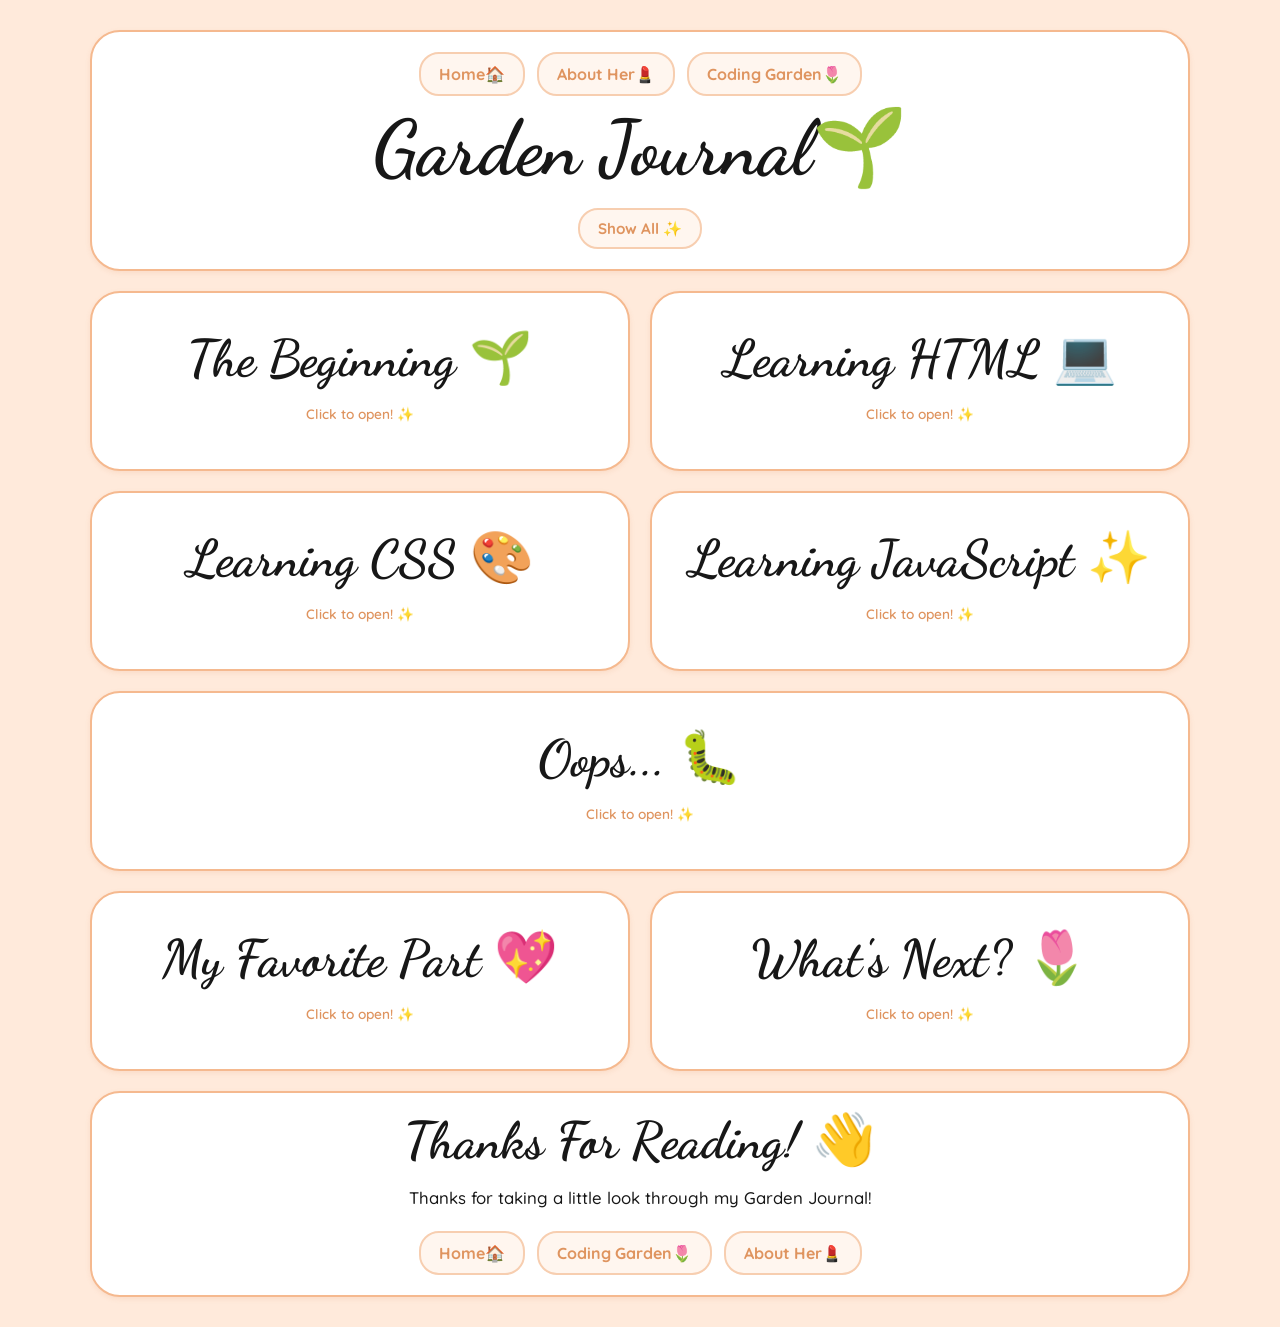
<file: garden-journal.html>
<!DOCTYPE html>
<html>
<head>
    <title>Garden Journal</title>
    <link rel="stylesheet" href="src/CSS/garden-journal.css">
    <script src="src/JS/Garden-journal.js" defer></script>
    <link href="https://fonts.googleapis.com/css2?family=Dancing+Script:wght@400..700&family=Quicksand:wght@400;500;600;700&display=swap" rel="stylesheet">
</head>

<body>

<div class="container">

    <div class="header">

        <div class="buttons">
            <a href="home-page.html">Home🏠</a>
            <a href="index.html">About Her💄</a>
            <a href="Coding-Garden.html">Coding Garden🌷</a>
        </div>

        <h1>Garden Journal🌱</h1>

        <div class="journal-controls">
            <button id="toggle-all">Show All ✨</button>
        </div>

    </div>


    <div class="journal-grid">

        <div class="journal-card">
            <h2>The Beginning 🌱</h2>

            <p class="click-hint">Click to open! ✨</p>

            <div class="card-info">
                <p>
                    At first,I only really wanted to learn coding for the rewards HackClub events offer, but after a while, I genuinely started to enjoy it! I think I'm going to make much more websites in the future!
                </p>
            </div>
        </div>


        <div class="journal-card">
            <h2>Learning HTML 💻</h2>

            <p class="click-hint">Click to open! ✨</p>

            <div class="card-info">
                <p>
                    Ive learned many properties like making sections , changing font , adding pictures and so much more! Honestly HTML in my opinion was pretty easy it just took some time! 
            </div>
        </div>


        <div class="journal-card">
            <h2>Learning CSS 🎨</h2>

            <p class="click-hint">Click to open! ✨</p>

            <div class="card-info">
                <p>
                    Learning CSS was fun! It was really nice to see my site actually look good, but sometimes things were much more complicated than I expected. But that's okay! I learned how to add borders, make boxes, add colors, adjust sizing and more!
                </p>
            </div>
        </div>


        <div class="journal-card">
            <h2>Learning JavaScript ✨</h2>

            <p class="click-hint">Click to open! ✨</p>

            <div class="card-info">
                <p>
                    Learning JavaScript was really cool! With the help of CSS and HTML, everything looked so nice. I'm pretty slow at JavaScript, and learning it was definitely tricky, but I'm glad I tried it out! I learned how to add affects, timing and animation!
                </p>
            </div>
        </div>


        <div class="journal-card wide-card">
            <h2>Oops... 🐛</h2>

            <p class="click-hint">Click to open! ✨</p>

            <div class="card-info">
                <p>
                    Coding doesn't always go exactly as planned! One of my biggest problems was that I just couldn't commit to GitHub. I had to sleep on it for a while, but eventually, I figured out it was an issue with my email being private!
                </p>
            </div>
        </div>


        <div class="journal-card">
            <h2>My Favorite Part 💖</h2>

            <p class="click-hint">Click to open! ✨</p>

            <div class="card-info">
                <p>
                    My favorite part of making this website was actually finding the pictures and using CSS! It was always exciting to make my pages look pretty!
                </p>
            </div>
        </div>


        <div class="journal-card">
            <h2>What's Next? 🌷</h2>

            <p class="click-hint">Click to open! ✨</p>

            <div class="card-info">
                <p>
                    There's still a lot I want to learn! I hope to continue growing my skills and building more fun projects!
                </p>
            </div>
        </div>

    </div>


    <div class="middle-banner">

        <h2>Thanks For Reading! 👋</h2>

        <p>
            Thanks for taking a little look through my Garden Journal!
        </p>

        <div class="buttons">
            <a href="home-page.html">Home🏠</a>
            <a href="Coding-Garden.html">Coding Garden🌷</a>
            <a href="index.html">About Her💄</a>
        </div>

    </div>

</div>

</body>
</html>
</file>
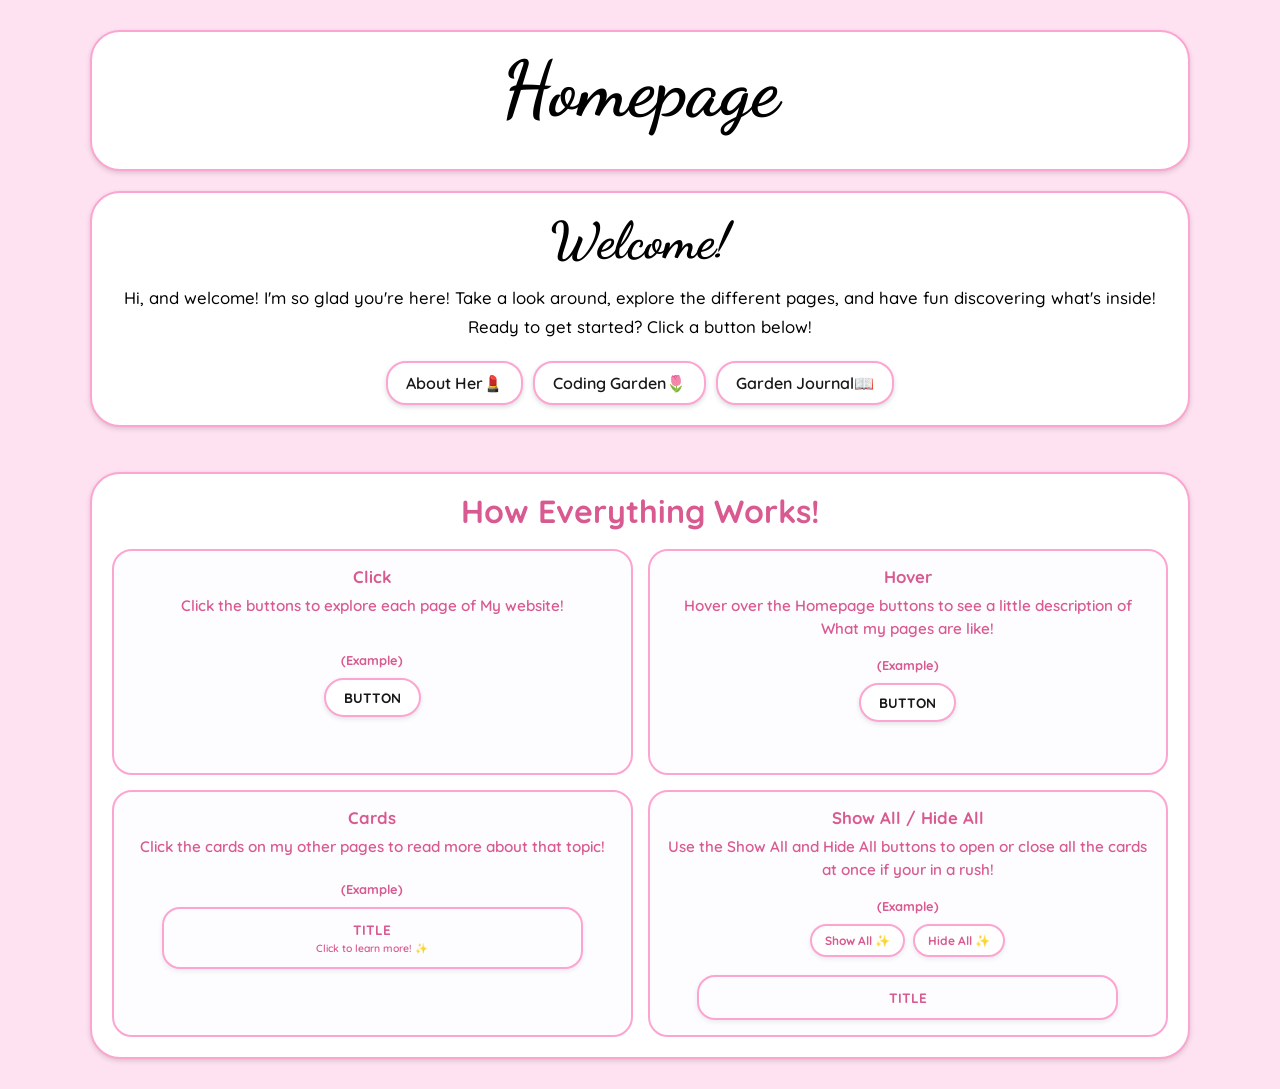
<file: home-page.html>
<!DOCTYPE html>
<html>
    <head>
        <title>Homepage</title>

        <link rel="stylesheet" href="src/CSS/home-page.css">

        <link href="https://fonts.googleapis.com/css2?family=Dancing+Script:wght@400..700&family=Quicksand:wght@400;500;600;700&display=swap" rel="stylesheet">
    </head>

    <body>

        <div class="container">

            <div class="header">
                <h1>Homepage</h1>
            </div>


            <div class="middle-banner">

                <div>
                    <h2>Welcome!</h2>

                    <p>
                        Hi, and welcome! I'm so glad you're here! Take a look around, explore the different pages, and have fun discovering what's inside!
                        Ready to get started? Click a button below!
                    </p>
                </div>


                <div class="buttons">

                    <div class="home-button">

                        <a href="index.html">
                            <button>About Her💄</button>
                        </a>

                        <span class="button-description">
                            A little world is waiting to be discovered! ✨
                        </span>

                    </div>


                    <div class="home-button">

                        <a href="Coding-Garden.html">
                            <button>Coding Garden🌷</button>
                        </a>

                        <span class="button-description">
                            A little garden of code is growing! 🌱
                        </span>

                    </div>


                    <div class="home-button">

                        <a href="garden-journal.html">
                            <button>Garden Journal📖</button>
                        </a>

                        <span class="button-description">
                            Take a peek into the process! 📝
                        </span>

                    </div>

                </div>

            </div>


            <div class="legend">

                <h2>How Everything Works!</h2>


                <div class="legend-items">


                    <div class="legend-item">

                        <h3>Click</h3>

                        <p>
                            Click the buttons to explore each page of My website!
                        </p>

                        <div class="legend-example">

                            <small>(Example)</small>

                            <button class="example-nav-button" onclick="this.classList.toggle('example-clicked')">
                                BUTTON
                            </button>

                        </div>

                    </div>


                    <div class="legend-item">

                        <h3>Hover</h3>

                        <p>
                            Hover over the Homepage buttons to see a little description of What my pages are like!
                        </p>

                        <div class="legend-example">

                            <small>(Example)</small>

                            <div class="example-hover">

                                <button class="example-nav-button">
                                    BUTTON
                                </button>

                                <div class="example-hover-description">
                                    Little description! ✨
                                </div>

                            </div>

                        </div>

                    </div>


                    <div class="legend-item">

                        <h3>Cards</h3>

                        <p>
                            Click the cards on my other pages to read more about that topic!
                        </p>

                        <div class="legend-example">

                            <small>(Example)</small>

                            <div class="example-info-card" onclick="this.classList.toggle('example-open')">

                                <strong>TITLE</strong>

                                <small class="example-hint">
                                    Click to learn more! ✨
                                </small>

                                <p class="example-card-info">
                                    Paragraph ...
                                </p>

                            </div>

                        </div>

                    </div>


                    <div class="legend-item">

                        <h3>Show All / Hide All</h3>

                        <p>
                            Use the Show All and Hide All buttons to open or close all the cards at once if your in a rush!
                        </p>

                        <div class="legend-example">

                            <small>(Example)</small>

                            <div class="example-controls">

                                <button class="example-toggle" onclick="openExampleCard()">
                                    Show All ✨
                                </button>

                                <button class="example-toggle" onclick="closeExampleCard()">
                                    Hide All ✨
                                </button>

                            </div>


                            <div class="example-info-card" id="example-control-card">

                                <strong>TITLE</strong>

                                <p class="example-card-info">
                                    Paragraph ...
                                </p>

                            </div>

                        </div>

                    </div>


                </div>

            </div>

        </div>


        <script>

            function openExampleCard(){

                document.getElementById("example-control-card").classList.add("example-open");

            }


            function closeExampleCard(){

                document.getElementById("example-control-card").classList.remove("example-open");

            }

        </script>

    </body>
</html>
</file>
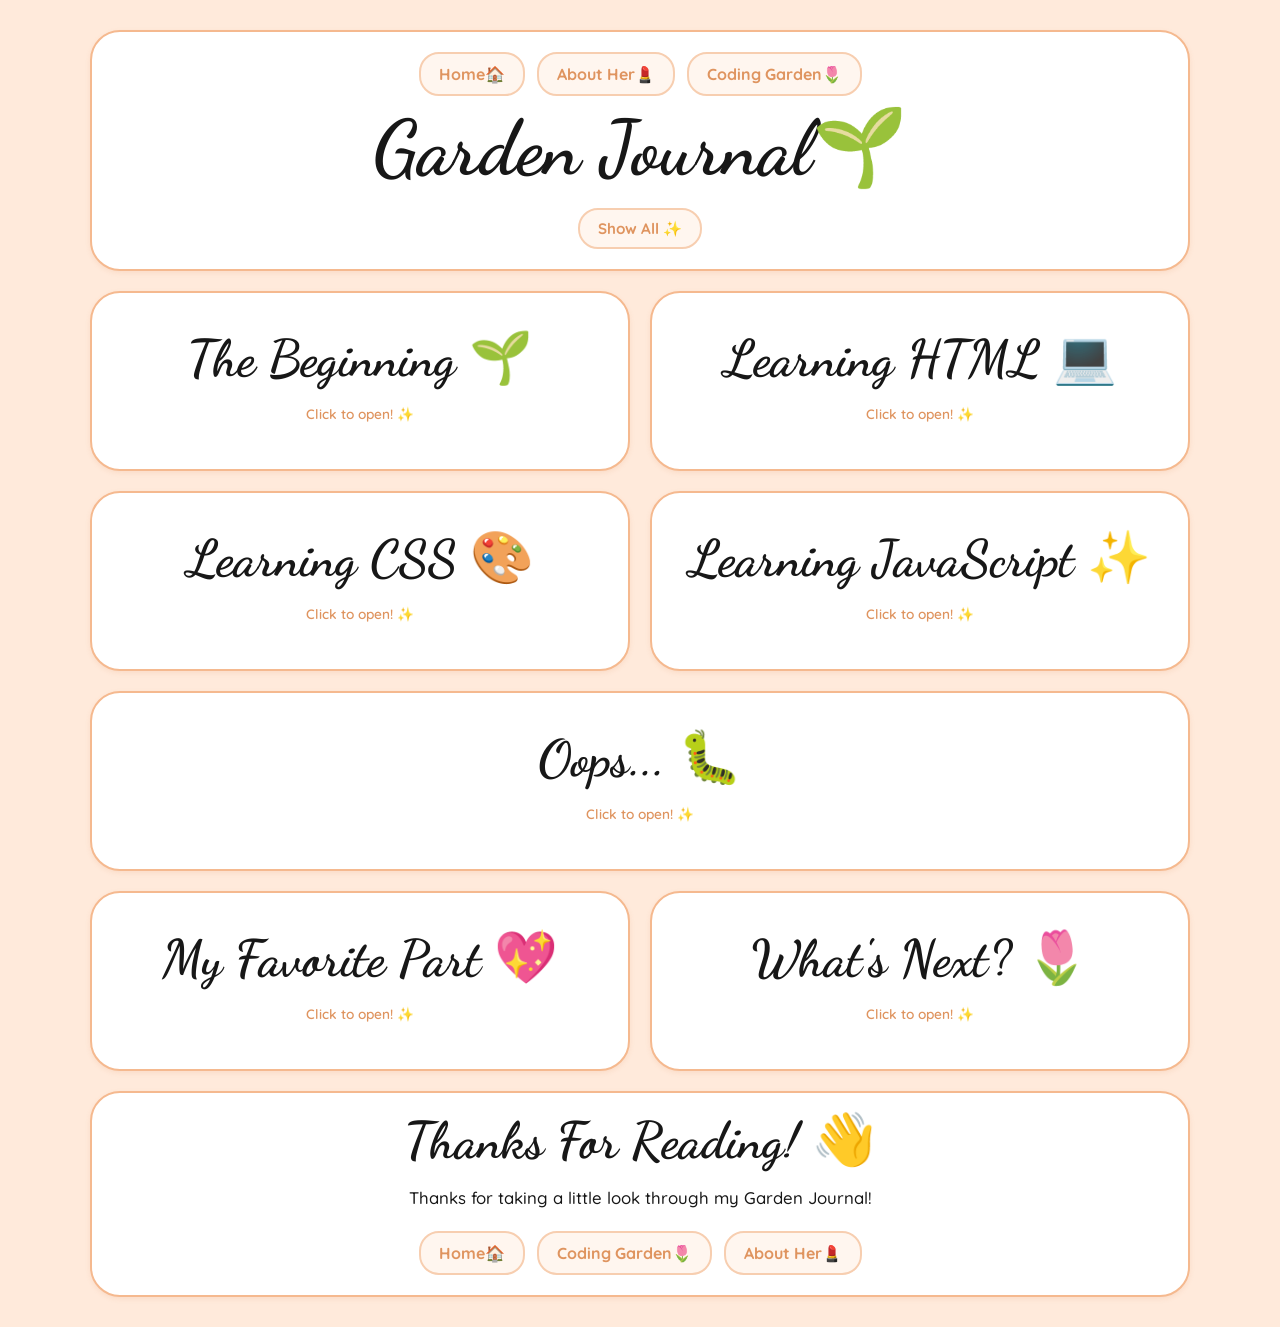
<file: about-her/garden-journal.html>
<!DOCTYPE html>
<html>
<head>
    <title>Garden Journal</title>
    <link rel="stylesheet" href="src/CSS/garden-journal.css">
    <script src="src/JS/Garden-journal.js" defer></script>
    <link href="https://fonts.googleapis.com/css2?family=Dancing+Script:wght@400..700&family=Quicksand:wght@400;500;600;700&display=swap" rel="stylesheet">
</head>

<body>

<div class="container">

    <div class="header">

        <div class="buttons">
            <a href="home-page.html">Home🏠</a>
            <a href="index.html">About Her💄</a>
            <a href="Coding-Garden.html">Coding Garden🌷</a>
        </div>

        <h1>Garden Journal🌱</h1>

        <div class="journal-controls">
            <button id="toggle-all">Show All ✨</button>
        </div>

    </div>


    <div class="journal-grid">

        <div class="journal-card">
            <h2>The Beginning 🌱</h2>

            <p class="click-hint">Click to open! ✨</p>

            <div class="card-info">
                <p>
                    At first,I only really wanted to learn coding for the rewards HackClub events offer, but after a while, I genuinely started to enjoy it! I think I'm going to make much more websites in the future!
                </p>
            </div>
        </div>


        <div class="journal-card">
            <h2>Learning HTML 💻</h2>

            <p class="click-hint">Click to open! ✨</p>

            <div class="card-info">
                <p>
                    Ive learned many properties like making sections , changing font , adding pictures and so much more! Honestly HTML in my opinion was pretty easy it just took some time! 
            </div>
        </div>


        <div class="journal-card">
            <h2>Learning CSS 🎨</h2>

            <p class="click-hint">Click to open! ✨</p>

            <div class="card-info">
                <p>
                    Learning CSS was fun! It was really nice to see my site actually look good, but sometimes things were much more complicated than I expected. But that's okay! I learned how to add borders, make boxes, add colors, adjust sizing and more!
                </p>
            </div>
        </div>


        <div class="journal-card">
            <h2>Learning JavaScript ✨</h2>

            <p class="click-hint">Click to open! ✨</p>

            <div class="card-info">
                <p>
                    Learning JavaScript was really cool! With the help of CSS and HTML, everything looked so nice. I'm pretty slow at JavaScript, and learning it was definitely tricky, but I'm glad I tried it out! I learned how to add affects, timing and animation!
                </p>
            </div>
        </div>


        <div class="journal-card wide-card">
            <h2>Oops... 🐛</h2>

            <p class="click-hint">Click to open! ✨</p>

            <div class="card-info">
                <p>
                    Coding doesn't always go exactly as planned! One of my biggest problems was that I just couldn't commit to GitHub. I had to sleep on it for a while, but eventually, I figured out it was an issue with my email being private!
                </p>
            </div>
        </div>


        <div class="journal-card">
            <h2>My Favorite Part 💖</h2>

            <p class="click-hint">Click to open! ✨</p>

            <div class="card-info">
                <p>
                    My favorite part of making this website was actually finding the pictures and using CSS! It was always exciting to make my pages look pretty!
                </p>
            </div>
        </div>


        <div class="journal-card">
            <h2>What's Next? 🌷</h2>

            <p class="click-hint">Click to open! ✨</p>

            <div class="card-info">
                <p>
                    There's still a lot I want to learn! I hope to continue growing my skills and building more fun projects!
                </p>
            </div>
        </div>

    </div>


    <div class="middle-banner">

        <h2>Thanks For Reading! 👋</h2>

        <p>
            Thanks for taking a little look through my Garden Journal!
        </p>

        <div class="buttons">
            <a href="home-page.html">Home🏠</a>
            <a href="Coding-Garden.html">Coding Garden🌷</a>
            <a href="index.html">About Her💄</a>
        </div>

    </div>

</div>

</body>
</html>
</file>
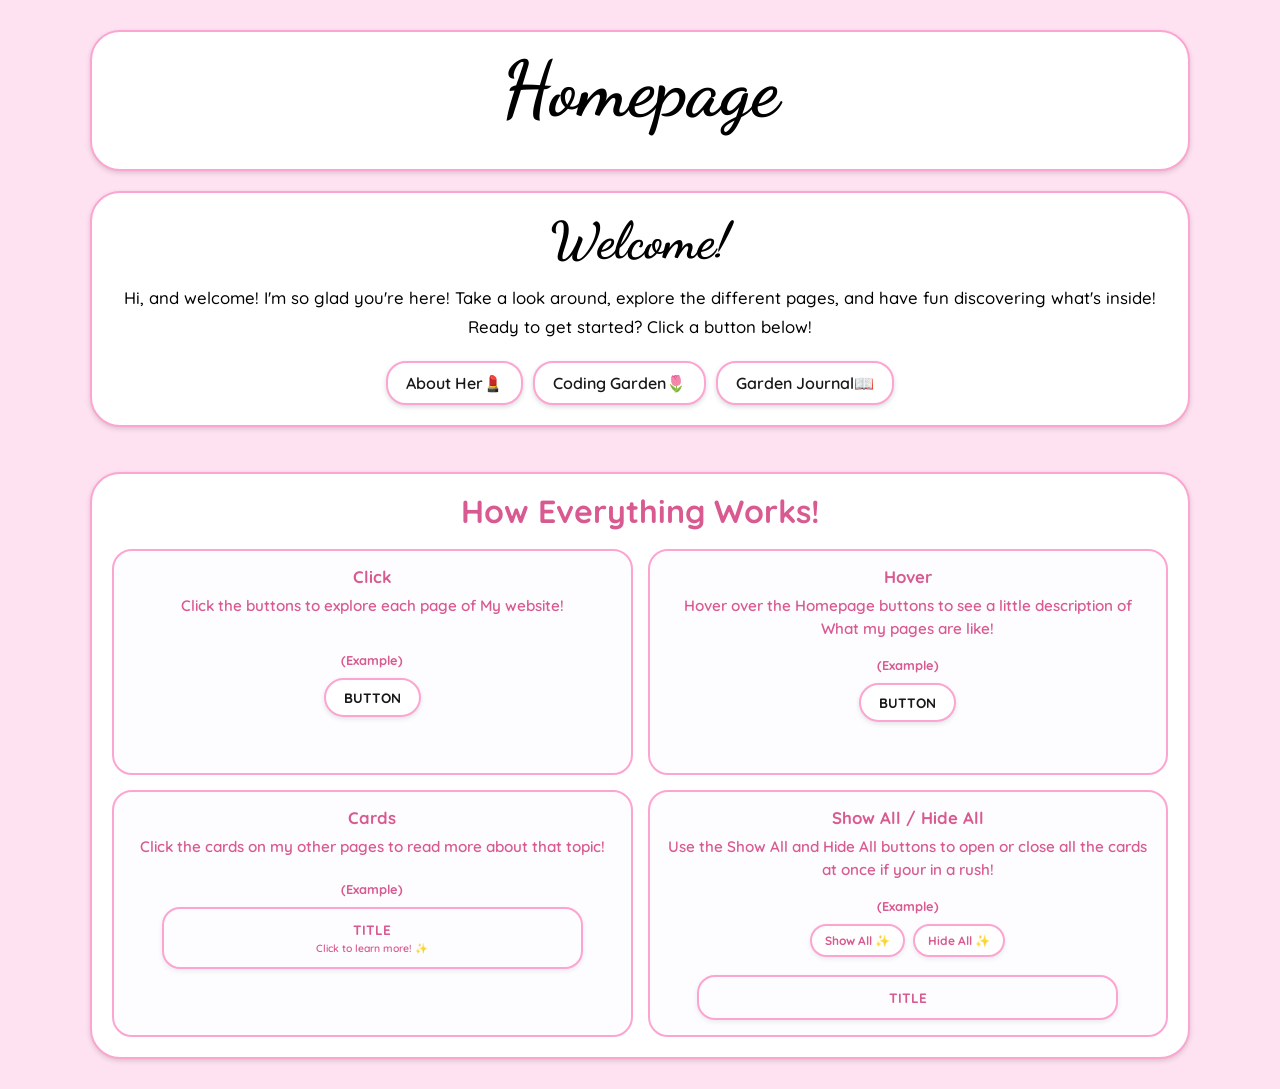
<file: about-her/home-page.html>
<!DOCTYPE html>
<html>
    <head>
        <title>Homepage</title>

        <link rel="stylesheet" href="src/CSS/home-page.css">

        <link href="https://fonts.googleapis.com/css2?family=Dancing+Script:wght@400..700&family=Quicksand:wght@400;500;600;700&display=swap" rel="stylesheet">
    </head>

    <body>

        <div class="container">

            <div class="header">
                <h1>Homepage</h1>
            </div>


            <div class="middle-banner">

                <div>
                    <h2>Welcome!</h2>

                    <p>
                        Hi, and welcome! I'm so glad you're here! Take a look around, explore the different pages, and have fun discovering what's inside!
                        Ready to get started? Click a button below!
                    </p>
                </div>


                <div class="buttons">

                    <div class="home-button">

                        <a href="index.html">
                            <button>About Her💄</button>
                        </a>

                        <span class="button-description">
                            A little world is waiting to be discovered! ✨
                        </span>

                    </div>


                    <div class="home-button">

                        <a href="Coding-Garden.html">
                            <button>Coding Garden🌷</button>
                        </a>

                        <span class="button-description">
                            A little garden of code is growing! 🌱
                        </span>

                    </div>


                    <div class="home-button">

                        <a href="garden-journal.html">
                            <button>Garden Journal📖</button>
                        </a>

                        <span class="button-description">
                            Take a peek into the process! 📝
                        </span>

                    </div>

                </div>

            </div>


            <div class="legend">

                <h2>How Everything Works!</h2>


                <div class="legend-items">


                    <div class="legend-item">

                        <h3>Click</h3>

                        <p>
                            Click the buttons to explore each page of My website!
                        </p>

                        <div class="legend-example">

                            <small>(Example)</small>

                            <button class="example-nav-button" onclick="this.classList.toggle('example-clicked')">
                                BUTTON
                            </button>

                        </div>

                    </div>


                    <div class="legend-item">

                        <h3>Hover</h3>

                        <p>
                            Hover over the Homepage buttons to see a little description of What my pages are like!
                        </p>

                        <div class="legend-example">

                            <small>(Example)</small>

                            <div class="example-hover">

                                <button class="example-nav-button">
                                    BUTTON
                                </button>

                                <div class="example-hover-description">
                                    Little description! ✨
                                </div>

                            </div>

                        </div>

                    </div>


                    <div class="legend-item">

                        <h3>Cards</h3>

                        <p>
                            Click the cards on my other pages to read more about that topic!
                        </p>

                        <div class="legend-example">

                            <small>(Example)</small>

                            <div class="example-info-card" onclick="this.classList.toggle('example-open')">

                                <strong>TITLE</strong>

                                <small class="example-hint">
                                    Click to learn more! ✨
                                </small>

                                <p class="example-card-info">
                                    Paragraph ...
                                </p>

                            </div>

                        </div>

                    </div>


                    <div class="legend-item">

                        <h3>Show All / Hide All</h3>

                        <p>
                            Use the Show All and Hide All buttons to open or close all the cards at once if your in a rush!
                        </p>

                        <div class="legend-example">

                            <small>(Example)</small>

                            <div class="example-controls">

                                <button class="example-toggle" onclick="openExampleCard()">
                                    Show All ✨
                                </button>

                                <button class="example-toggle" onclick="closeExampleCard()">
                                    Hide All ✨
                                </button>

                            </div>


                            <div class="example-info-card" id="example-control-card">

                                <strong>TITLE</strong>

                                <p class="example-card-info">
                                    Paragraph ...
                                </p>

                            </div>

                        </div>

                    </div>


                </div>

            </div>

        </div>


        <script>

            function openExampleCard(){

                document.getElementById("example-control-card").classList.add("example-open");

            }


            function closeExampleCard(){

                document.getElementById("example-control-card").classList.remove("example-open");

            }

        </script>

    </body>
</html>
</file>
<file: src/CSS/garden-journal.css>
body{
    margin:30px;
    background:#ffeadb;
    font-family:Arial,sans-serif;
    color:#171717;
}

h1{
    font-family:"Dancing Script",cursive;
    font-size:clamp(3rem,6vw,5rem);
    font-weight:700;
    text-align:center;
    margin:0 0 20px 0;
    line-height:1;
}

h2{
    font-family:"Dancing Script",cursive;
    font-size:clamp(2rem,4vw,3.5rem);
    font-weight:700;
    text-align:center;
    margin:0 0 15px 0;
    line-height:1.1;
    overflow-wrap:break-word;
}

p{
    font-family:"Quicksand",sans-serif;
    font-size:1.05rem;
    font-weight:500;
    line-height:1.7;
    text-align:center;
    margin:0;
}

.container{
    max-width:1100px;
    margin:auto;
}

.header,
.journal-card,
.middle-banner{
    background:#ffffff;
    border:2px solid #f5b98f;
    border-radius:30px;
    padding:20px;
    box-shadow:0 2px 5px rgba(220,130,75,0.13);
}

.header{
    text-align:center;
    margin-bottom:20px;
}

.journal-grid{
    display:grid;
    grid-template-columns:1fr 1fr;
    gap:20px;
    align-items:start;
}

.journal-card{
    height:180px;
    box-sizing:border-box;
    display:flex;
    flex-direction:column;
    justify-content:center;
    align-items:center;
    cursor:pointer;
    overflow:hidden;
    transition:0.25s ease;
}

.journal-card:hover{
    transform:translateY(-5px);
    box-shadow:0 6px 12px rgba(220,130,75,0.17);
}

.wide-card{
    grid-column:1 / 3;
    height:180px;
}

.click-hint{
    font-size:0.85rem;
    font-weight:600;
    color:#df945f;
    margin:0 0 5px 0;
}

.card-info{
    display:none;
    width:100%;
    margin-top:10px;
}

.card-info p{
    margin:0;
}

.journal-card.open{
    height:320px;
    background:#ffffff;
    border-color:#efaa78;
}

.journal-card.open .card-info{
    display:block;
}

.journal-card.open .click-hint{
    color:#d9824a;
}

.middle-banner{
    margin-top:20px;
    text-align:center;
    border-color:#f5b98f;
}

.buttons{
    display:flex;
    justify-content:center;
    gap:12px;
    flex-wrap:wrap;
}

.header .buttons{
    margin-bottom:15px;
}

.middle-banner .buttons{
    margin-top:18px;
}

.buttons a{
    background:#fff6ef;
    color:#df945f;
    border:2px solid #f7ceb0;
    border-radius:20px;
    padding:10px 18px;
    text-decoration:none;
    font-family:"Quicksand",sans-serif;
    font-weight:700;
    transition:0.25s ease;
}

.buttons a:hover{
    background:#ffede1;
    color:#d9824a;
    transform:translateY(-3px);
    box-shadow:0 5px 10px rgba(220,130,75,0.15);
}

@media(max-width:700px){

    body{
        margin:15px;
    }

    .journal-grid{
        grid-template-columns:1fr;
    }

    .wide-card{
        grid-column:auto;
    }

    .journal-card,
    .wide-card{
        height:190px;
    }

    .journal-card.open{
        height:340px;
    }
}

.journal-controls{
    display:flex;
    justify-content:center;
    margin-top:5px;
}

#toggle-all{
    background: #fff6ef;
    color:#df945f;
    border:2px solid #f7ceb0;
    border-radius:20px;
    padding:9px 18px;
    font-family:"Quicksand" , sans-serif;
    font-size:0.95rem;
    font-weight:700;
    cursor:pointer;
    transition:0.25s ease;
}

#toggle-all:hover{
    background:#ffede1;
    color:#d9824a;
    transform:translateY(-3px);
    box-shadow:0 5px 10px rgba(220,130,75,0.15)
}
</file>
<file: src/CSS/home-page.css>
body{
    margin:30px;
    background:#ffe2f1;
    font-family:Arial,sans-serif;
    min-height:100vh;
    display:flex;
    align-items:center;
    justify-content:center;
}

h1{
    font-family:"Dancing Script",cursive;
    font-size:clamp(3rem,6vw,5rem);
    font-weight:700;
    text-align:center;
    margin:0 0 20px 0;
    line-height:1.0;
}

h2{
    font-family:"Dancing Script",cursive;
    font-size:clamp(2rem,4vw,3.5rem);
    font-weight:700;
    text-align:center;
    margin:0 0 15px 0;
    line-height:1.1;
    overflow-wrap:break-word;
}   
p{
    font-family:"Quicksand",sans-serif;
    font-size:1.05rem;
    font-weight:500;
    line-height:1.7;
    text-align:center;
    margin:0;
}

.container{
    max-width:1100px;
    width:100%;
    margin:auto;
}

.header,
.middle-banner,
.legend{
    background:white;
    border:2px solid #fca5d2;
    border-radius:30px;
    padding:20px;
    box-shadow:0 2px 5px rgba(0,0,0,0.15);
}

.header{
    text-align:center;
    margin-bottom:20px;
}

.middle-banner{
    min-height:120px;
    padding:20px;
    text-align:center;
    margin-bottom:20px;
}

.buttons{
    display:flex;
    justify-content:center;
    gap:10px;
    margin-top:20px;
    flex-wrap:wrap;
}

.home-button{
    position:relative;
    display:flex;
    flex-direction:column;
    align-items:center;
}

.home-button a{
    text-decoration:none;
}

.home-button button{
    background:white;
    color:#171717;
    border:2px solid #fca5d2;
    border-radius:20px;
    padding:10px 18px;
    font-family:"Quicksand",sans-serif;
    font-size:1rem;
    font-weight:600;
    cursor:pointer;
    box-shadow:0 2px 5px rgba(0,0,0,0.15);
    transition:0.25s ease;
}

.home-button button:hover{
    transform:translateY(-3px);
    box-shadow:0 5px 10px rgba(0,0,0,0.15);
}

.button-description{
    position:absolute;
    top:calc(100% + 10px);
    background:white;
    border:2px solid #fca5d2;
    border-radius:15px;
    padding:7px 12px;
    font-family:"Quicksand",sans-serif;
    font-size:0.8rem;
    font-weight:600;
    color:#555;
    white-space:nowrap;
    opacity:0;
    visibility:hidden;
    transform:translateY(-5px);
    transition:0.25s ease;
    pointer-events:none;
    box-shadow:0 3px 8px rgba(0,0,0,0.12);
    z-index:10;
}

.home-button:hover .button-description{
    opacity:1;
    visibility:visible;
    transform:translateY(0);
}

.legend{
    margin-top:45px;
    text-align:center;
}

.legend h2{
    font-family:"Quicksand",sans-serif;
    font-size:2rem;
    font-weight:700;
    color:#d85a91;
    margin:0 0 20px 0;
}

.legend-items{
    display:grid;
    grid-template-columns:1fr 1fr;
    gap:15px;
}

.legend-item{
    background:#fdfdff;
    border:2px solid #fca5d2;
    border-radius:20px;
    padding:15px;
    transition:0.25s ease;
}

.legend-item:hover{
    transform:translateY(-3px);
    box-shadow:0 5px 10px rgba(0,0,0,0.1);
}

.legend-item h3{
    font-family:"Quicksand",sans-serif;
    font-size:1.05rem;
    font-weight:700;
    color:#d85a91;
    margin:0 0 8px 0;
}

.legend-item p{
    font-family:"Quicksand",sans-serif;
    font-size:0.95rem;
    font-weight:600;
    line-height:1.5;
    color:#d85a91;
}

.legend-example{
    min-height:100px;
    display:flex;
    justify-content:center;
    align-items:center;
    flex-direction:column;
    gap:8px;
    margin-top:16px;
}

.legend-example>small{
    font-family:"Quicksand",sans-serif;
    font-size:0.8rem;
    font-weight:700;
    color:#d85a91;
    margin-bottom:2px;
}

.example-nav-button{
    background:white;
    border:2px solid #fca5d2;
    border-radius:20px;
    padding:9px 18px;
    font-family:"Quicksand",sans-serif;
    font-size:0.85rem;
    font-weight:700;
    color:#171717;
    cursor:pointer;
    box-shadow:0 2px 5px rgba(0,0,0,0.1);
    transition:0.2s ease;
}

.example-nav-button:hover{
    transform:translateY(-2px);
    box-shadow:0 4px 8px rgba(0,0,0,0.12);
}

.example-nav-button.example-clicked{
    transform:translateY(2px);
    box-shadow:0 1px 2px rgba(0,0,0,0.12);
    background:#fff0f7;
}

.example-hover{
    display:flex;
    flex-direction:column;
    align-items:center;
    gap:7px;
}

.example-hover-description{
    background:white;
    border:2px solid #fca5d2;
    border-radius:12px;
    padding:6px 10px;
    font-family:"Quicksand",sans-serif;
    font-size:0.65rem;
    font-weight:600;
    color:#d85a91;
    opacity:0;
    visibility:hidden;
    transform:translateY(-5px);
    transition:0.25s ease;
    box-shadow:0 2px 5px rgba(0,0,0,0.08);
}

.example-hover:hover .example-hover-description{
    opacity:1;
    visibility:visible;
    transform:translateY(0);
}

.example-info-card{
    width:80%;
    background:#fdfdff;
    border:2px solid #fca5d2;
    border-radius:18px;
    padding:12px 14px;
    display:flex;
    flex-direction:column;
    align-items:center;
    cursor:pointer;
    box-shadow:0 2px 5px rgba(0,0,0,0.08);
    transition:0.25s ease;
}

.example-info-card:hover{
    transform:translateY(-3px);
    box-shadow:0 5px 10px rgba(0,0,0,0.1);
}

.example-info-card strong{
    font-family:"Quicksand",sans-serif;
    font-size:0.85rem;
    color:#d85a91;
}

.example-hint{
    font-family:"Quicksand",sans-serif;
    font-size:0.65rem;
    font-weight:600;
    color:#d85a91;
    margin-top:4px;
}

.example-card-info{
    display:none;
    font-family:"Quicksand",sans-serif;
    font-size:0.7rem;
    line-height:1.4;                                                                  
    color:#d85a91;
    margin:8px 0 0 0;
}

.example-info-card.example-open .example-card-info{
    display:block;
}

.example-info-card.example-open .example-hint{
    font-size:0;
}     

.example-info-card.example-open .example-hint::after{
    content:"Click to close! ✨";
    font-size:0.65rem;
}

.example-controls{
    display:flex;
    justify-content:center;
    gap:8px;
    flex-wrap:wrap;
    margin-bottom:10px;
}

.example-toggle{
    background:white;
    border:2px solid #fca5d2;
    border-radius:18px;
    padding:7px 13px;  
    font-family:"Quicksand",sans-serif;
    font-size:0.75rem;
    font-weight:700;
    color:#d85a91;
    cursor:pointer;
    box-shadow:0 2px 5px rgba(0,0,0,0.08);
    transition:0.2s ease;
}

.example-toggle:hover{
    transform:translateY(-2px);
    box-shadow:0 4px 8px rgba(0,0,0,0.1);
}

.example-toggle:active{
    transform:translateY(1px);
}

#example-control-card{
    width:80%;
}

@media(max-width:700px){

    body{
        margin:15px; 
    }
    
    .legend-items{
        grid-template-columns:1fr;
    }

}
</file>
<file: about-her/src/CSS/garden-journal.css>
body{
    margin:30px;
    background:#ffeadb;
    font-family:Arial,sans-serif;
    color:#171717;
}

h1{
    font-family:"Dancing Script",cursive;
    font-size:clamp(3rem,6vw,5rem);
    font-weight:700;
    text-align:center;
    margin:0 0 20px 0;
    line-height:1;
}

h2{
    font-family:"Dancing Script",cursive;
    font-size:clamp(2rem,4vw,3.5rem);
    font-weight:700;
    text-align:center;
    margin:0 0 15px 0;
    line-height:1.1;
    overflow-wrap:break-word;
}

p{
    font-family:"Quicksand",sans-serif;
    font-size:1.05rem;
    font-weight:500;
    line-height:1.7;
    text-align:center;
    margin:0;
}

.container{
    max-width:1100px;
    margin:auto;
}

.header,
.journal-card,
.middle-banner{
    background:#ffffff;
    border:2px solid #f5b98f;
    border-radius:30px;
    padding:20px;
    box-shadow:0 2px 5px rgba(220,130,75,0.13);
}

.header{
    text-align:center;
    margin-bottom:20px;
}

.journal-grid{
    display:grid;
    grid-template-columns:1fr 1fr;
    gap:20px;
    align-items:start;
}

.journal-card{
    height:180px;
    box-sizing:border-box;
    display:flex;
    flex-direction:column;
    justify-content:center;
    align-items:center;
    cursor:pointer;
    overflow:hidden;
    transition:0.25s ease;
}

.journal-card:hover{
    transform:translateY(-5px);
    box-shadow:0 6px 12px rgba(220,130,75,0.17);
}

.wide-card{
    grid-column:1 / 3;
    height:180px;
}

.click-hint{
    font-size:0.85rem;
    font-weight:600;
    color:#df945f;
    margin:0 0 5px 0;
}

.card-info{
    display:none;
    width:100%;
    margin-top:10px;
}

.card-info p{
    margin:0;
}

.journal-card.open{
    height:320px;
    background:#ffffff;
    border-color:#efaa78;
}

.journal-card.open .card-info{
    display:block;
}

.journal-card.open .click-hint{
    color:#d9824a;
}

.middle-banner{
    margin-top:20px;
    text-align:center;
    border-color:#f5b98f;
}

.buttons{
    display:flex;
    justify-content:center;
    gap:12px;
    flex-wrap:wrap;
}

.header .buttons{
    margin-bottom:15px;
}

.middle-banner .buttons{
    margin-top:18px;
}

.buttons a{
    background:#fff6ef;
    color:#df945f;
    border:2px solid #f7ceb0;
    border-radius:20px;
    padding:10px 18px;
    text-decoration:none;
    font-family:"Quicksand",sans-serif;
    font-weight:700;
    transition:0.25s ease;
}

.buttons a:hover{
    background:#ffede1;
    color:#d9824a;
    transform:translateY(-3px);
    box-shadow:0 5px 10px rgba(220,130,75,0.15);
}

@media(max-width:700px){

    body{
        margin:15px;
    }

    .journal-grid{
        grid-template-columns:1fr;
    }

    .wide-card{
        grid-column:auto;
    }

    .journal-card,
    .wide-card{
        height:190px;
    }

    .journal-card.open{
        height:340px;
    }
}

.journal-controls{
    display:flex;
    justify-content:center;
    margin-top:5px;
}

#toggle-all{
    background: #fff6ef;
    color:#df945f;
    border:2px solid #f7ceb0;
    border-radius:20px;
    padding:9px 18px;
    font-family:"Quicksand" , sans-serif;
    font-size:0.95rem;
    font-weight:700;
    cursor:pointer;
    transition:0.25s ease;
}

#toggle-all:hover{
    background:#ffede1;
    color:#d9824a;
    transform:translateY(-3px);
    box-shadow:0 5px 10px rgba(220,130,75,0.15)
}
</file>
<file: about-her/src/CSS/home-page.css>
body{
    margin:30px;
    background:#ffe2f1;
    font-family:Arial,sans-serif;
    min-height:100vh;
    display:flex;
    align-items:center;
    justify-content:center;
}

h1{
    font-family:"Dancing Script",cursive;
    font-size:clamp(3rem,6vw,5rem);
    font-weight:700;
    text-align:center;
    margin:0 0 20px 0;
    line-height:1.0;
}

h2{
    font-family:"Dancing Script",cursive;
    font-size:clamp(2rem,4vw,3.5rem);
    font-weight:700;
    text-align:center;
    margin:0 0 15px 0;
    line-height:1.1;
    overflow-wrap:break-word;
}   
p{
    font-family:"Quicksand",sans-serif;
    font-size:1.05rem;
    font-weight:500;
    line-height:1.7;
    text-align:center;
    margin:0;
}

.container{
    max-width:1100px;
    width:100%;
    margin:auto;
}

.header,
.middle-banner,
.legend{
    background:white;
    border:2px solid #fca5d2;
    border-radius:30px;
    padding:20px;
    box-shadow:0 2px 5px rgba(0,0,0,0.15);
}

.header{
    text-align:center;
    margin-bottom:20px;
}

.middle-banner{
    min-height:120px;
    padding:20px;
    text-align:center;
    margin-bottom:20px;
}

.buttons{
    display:flex;
    justify-content:center;
    gap:10px;
    margin-top:20px;
    flex-wrap:wrap;
}

.home-button{
    position:relative;
    display:flex;
    flex-direction:column;
    align-items:center;
}

.home-button a{
    text-decoration:none;
}

.home-button button{
    background:white;
    color:#171717;
    border:2px solid #fca5d2;
    border-radius:20px;
    padding:10px 18px;
    font-family:"Quicksand",sans-serif;
    font-size:1rem;
    font-weight:600;
    cursor:pointer;
    box-shadow:0 2px 5px rgba(0,0,0,0.15);
    transition:0.25s ease;
}

.home-button button:hover{
    transform:translateY(-3px);
    box-shadow:0 5px 10px rgba(0,0,0,0.15);
}

.button-description{
    position:absolute;
    top:calc(100% + 10px);
    background:white;
    border:2px solid #fca5d2;
    border-radius:15px;
    padding:7px 12px;
    font-family:"Quicksand",sans-serif;
    font-size:0.8rem;
    font-weight:600;
    color:#555;
    white-space:nowrap;
    opacity:0;
    visibility:hidden;
    transform:translateY(-5px);
    transition:0.25s ease;
    pointer-events:none;
    box-shadow:0 3px 8px rgba(0,0,0,0.12);
    z-index:10;
}

.home-button:hover .button-description{
    opacity:1;
    visibility:visible;
    transform:translateY(0);
}

.legend{
    margin-top:45px;
    text-align:center;
}

.legend h2{
    font-family:"Quicksand",sans-serif;
    font-size:2rem;
    font-weight:700;
    color:#d85a91;
    margin:0 0 20px 0;
}

.legend-items{
    display:grid;
    grid-template-columns:1fr 1fr;
    gap:15px;
}

.legend-item{
    background:#fdfdff;
    border:2px solid #fca5d2;
    border-radius:20px;
    padding:15px;
    transition:0.25s ease;
}

.legend-item:hover{
    transform:translateY(-3px);
    box-shadow:0 5px 10px rgba(0,0,0,0.1);
}

.legend-item h3{
    font-family:"Quicksand",sans-serif;
    font-size:1.05rem;
    font-weight:700;
    color:#d85a91;
    margin:0 0 8px 0;
}

.legend-item p{
    font-family:"Quicksand",sans-serif;
    font-size:0.95rem;
    font-weight:600;
    line-height:1.5;
    color:#d85a91;
}

.legend-example{
    min-height:100px;
    display:flex;
    justify-content:center;
    align-items:center;
    flex-direction:column;
    gap:8px;
    margin-top:16px;
}

.legend-example>small{
    font-family:"Quicksand",sans-serif;
    font-size:0.8rem;
    font-weight:700;
    color:#d85a91;
    margin-bottom:2px;
}

.example-nav-button{
    background:white;
    border:2px solid #fca5d2;
    border-radius:20px;
    padding:9px 18px;
    font-family:"Quicksand",sans-serif;
    font-size:0.85rem;
    font-weight:700;
    color:#171717;
    cursor:pointer;
    box-shadow:0 2px 5px rgba(0,0,0,0.1);
    transition:0.2s ease;
}

.example-nav-button:hover{
    transform:translateY(-2px);
    box-shadow:0 4px 8px rgba(0,0,0,0.12);
}

.example-nav-button.example-clicked{
    transform:translateY(2px);
    box-shadow:0 1px 2px rgba(0,0,0,0.12);
    background:#fff0f7;
}

.example-hover{
    display:flex;
    flex-direction:column;
    align-items:center;
    gap:7px;
}

.example-hover-description{
    background:white;
    border:2px solid #fca5d2;
    border-radius:12px;
    padding:6px 10px;
    font-family:"Quicksand",sans-serif;
    font-size:0.65rem;
    font-weight:600;
    color:#d85a91;
    opacity:0;
    visibility:hidden;
    transform:translateY(-5px);
    transition:0.25s ease;
    box-shadow:0 2px 5px rgba(0,0,0,0.08);
}

.example-hover:hover .example-hover-description{
    opacity:1;
    visibility:visible;
    transform:translateY(0);
}

.example-info-card{
    width:80%;
    background:#fdfdff;
    border:2px solid #fca5d2;
    border-radius:18px;
    padding:12px 14px;
    display:flex;
    flex-direction:column;
    align-items:center;
    cursor:pointer;
    box-shadow:0 2px 5px rgba(0,0,0,0.08);
    transition:0.25s ease;
}

.example-info-card:hover{
    transform:translateY(-3px);
    box-shadow:0 5px 10px rgba(0,0,0,0.1);
}

.example-info-card strong{
    font-family:"Quicksand",sans-serif;
    font-size:0.85rem;
    color:#d85a91;
}

.example-hint{
    font-family:"Quicksand",sans-serif;
    font-size:0.65rem;
    font-weight:600;
    color:#d85a91;
    margin-top:4px;
}

.example-card-info{
    display:none;
    font-family:"Quicksand",sans-serif;
    font-size:0.7rem;
    line-height:1.4;                                                                  
    color:#d85a91;
    margin:8px 0 0 0;
}

.example-info-card.example-open .example-card-info{
    display:block;
}

.example-info-card.example-open .example-hint{
    font-size:0;
}     

.example-info-card.example-open .example-hint::after{
    content:"Click to close! ✨";
    font-size:0.65rem;
}

.example-controls{
    display:flex;
    justify-content:center;
    gap:8px;
    flex-wrap:wrap;
    margin-bottom:10px;
}

.example-toggle{
    background:white;
    border:2px solid #fca5d2;
    border-radius:18px;
    padding:7px 13px;  
    font-family:"Quicksand",sans-serif;
    font-size:0.75rem;
    font-weight:700;
    color:#d85a91;
    cursor:pointer;
    box-shadow:0 2px 5px rgba(0,0,0,0.08);
    transition:0.2s ease;
}

.example-toggle:hover{
    transform:translateY(-2px);
    box-shadow:0 4px 8px rgba(0,0,0,0.1);
}

.example-toggle:active{
    transform:translateY(1px);
}

#example-control-card{
    width:80%;
}

@media(max-width:700px){

    body{
        margin:15px; 
    }
    
    .legend-items{
        grid-template-columns:1fr;
    }

}
</file>
